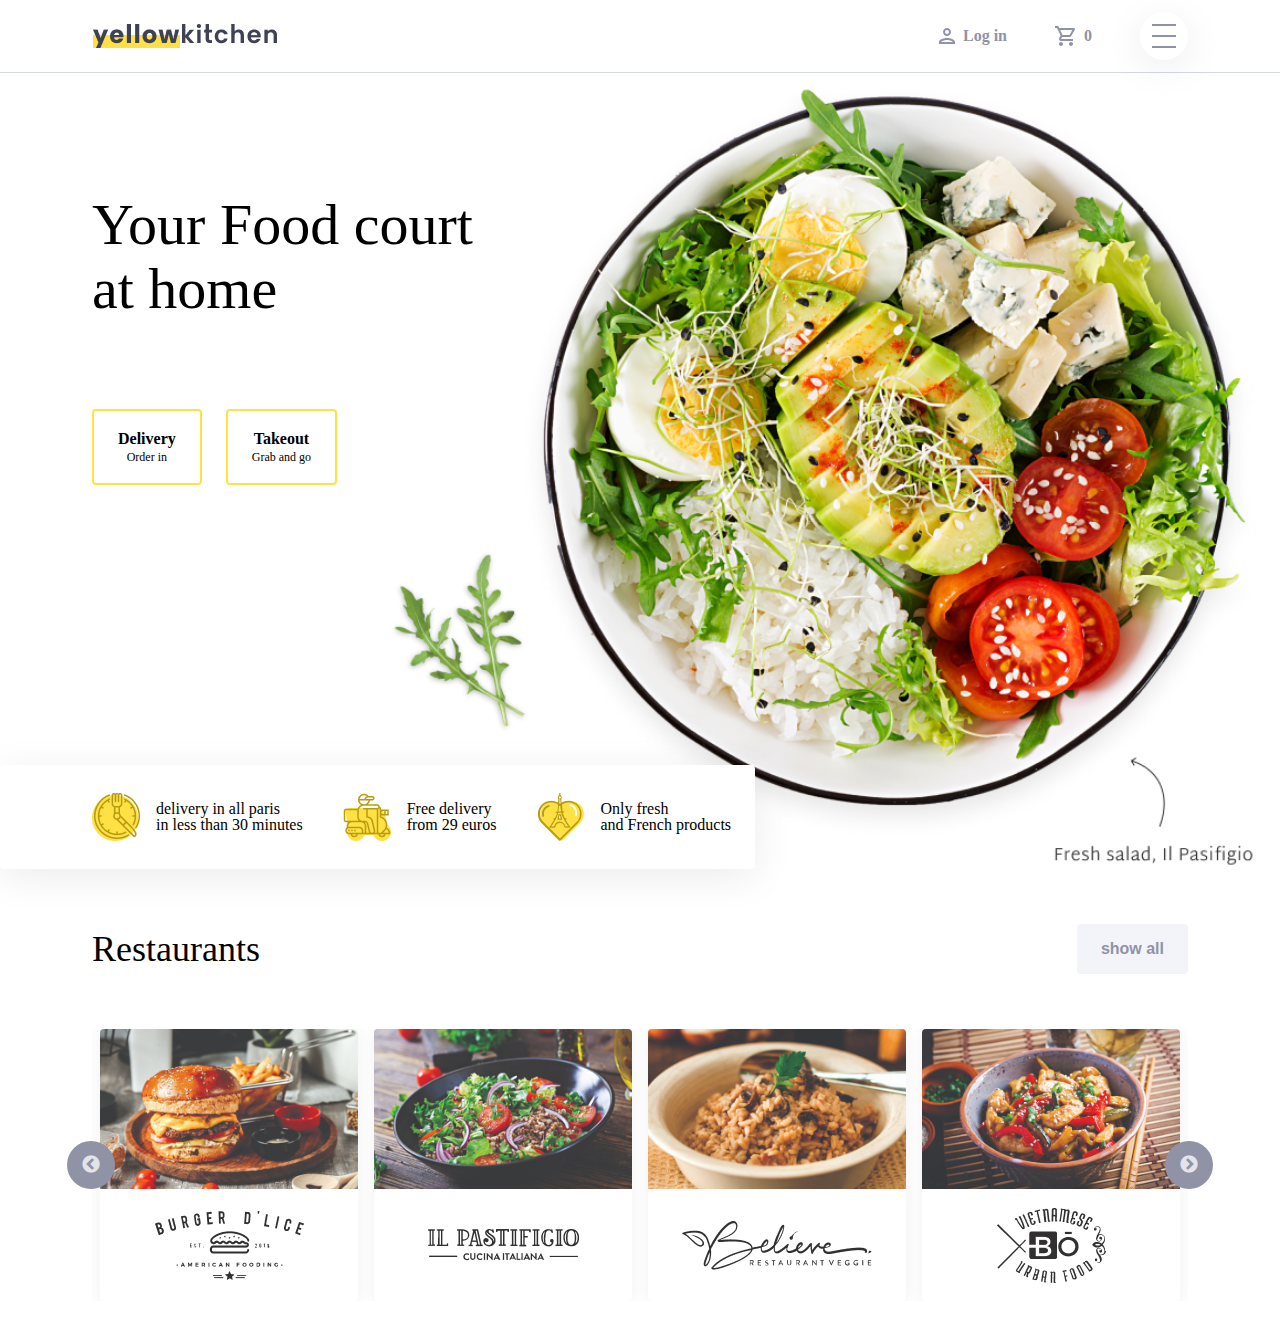
<file: index.html>
<!DOCTYPE html>
<html lang="en">
<head>
    <meta charset="UTF-8">
    <title>Food Delivery</title>
    <link rel="stylesheet" href="css/reset.css">
    <link rel="stylesheet" type="text/css" href="lib/slick/slick.css"/>
    <link rel="stylesheet" type="text/css" href="lib/slick/slick-theme.css"/>

    <link rel="stylesheet" href="css/styles.css">


    <script src="js/jquery-3.6.1.min.js"></script>
    <script type="text/javascript" src="lib/slick/slick.min.js"></script>
</head>
<body>
<div class="header container">
  <img src="img/logo.png">
  <div class="header-actions">
    <div class="header-icon">
      <img src="img/icons/user.svg">
      <div>Log in</div>
    </div>
    <div class="header-icon">
      <img src="img/icons/cart.svg">
      <div>0</div>
    </div>
    <img class="menu-icon" src="img/icons/menu.png">
  </div>
</div>
<div class="main">
    <h1 class="main-title container">Your Food court at home</h1>
    <div class="tags container">
        <div class="tag">
            <div class="tag-name">Delivery</div>
            <div class="tag-details">Order in</div>
        </div>
        <div class="tag">
            <div class="tag-name">Takeout</div>
            <div class="tag-details">Grab and go</div>
        </div>
    </div>
    <div class="info-icons">
        <div class="info-icon">
            <img src="img/icons/time-eat.png">
            <div>delivery in all paris <br>in less than 30 minutes</div>
        </div>
        <div class="info-icon">
            <img src="img/icons/delivery.png">
            <div>Free delivery <br>from 29 euros</div>
        </div>
        <div class="info-icon">
            <img src="img/icons/paris.png">
            <div>Only fresh <br>and French products</div>
        </div>
    </div>
</div>
<div class="restaurants container">
    <div class="section">
        <h2 class="section-title">Restaurants</h2>
        <button class="section-control">show all</button>
    </div>
    <div class="slider">
        <div class="restaurant">
            <img class="restaurant-image" src="img/restaurants/rest1.jpg">
            <div class="restaurant-logo">
                <img src="img/restaurants/rest1_logo.jpg">
            </div>
        </div>
        <div class="restaurant">
            <img class="restaurant-image" src="img/restaurants/rest2.jpg">
            <div class="restaurant-logo">
                <img src="img/restaurants/rest2_logo.jpg">
            </div>
        </div>
        <div class="restaurant">
            <img class="restaurant-image" src="img/restaurants/rest3.jpg">
            <div class="restaurant-logo">
                <img src="img/restaurants/rest3_logo.jpg">
            </div>
        </div>
        <div class="restaurant">
            <img class="restaurant-image" src="img/restaurants/rest4.jpg">
            <div class="restaurant-logo">
                <img src="img/restaurants/rest4_logo.jpg">
            </div>
        </div>
        <div class="restaurant">
            <img class="restaurant-image" src="img/restaurants/rest2.jpg">
            <div class="restaurant-logo">
                <img src="img/restaurants/rest2_logo.jpg">
            </div>
        </div>
    </div>
</div>

<script src="js/script.js"></script>
</body>
</html>
</file>
<file: css/styles.css>
.container {
    padding-left: 92px;
    padding-right: 92px;
}

.header {
    display: flex;
    align-items: center;
    justify-content: space-between;
    border-bottom: 1px solid #D4D7E6;
    height: 72px;
}

.header-actions {
    display: flex;
    gap: 48px;
}

.header-icon {
    display: flex;
    align-items: center;
    gap: 8px;
    color: #9093A6;
    line-height: 20px;
    font-size: 16px;
    font-weight: 700;
}

.menu-icon {
    box-shadow: 0px 8px 40px rgba(0, 0, 0, 0.08);
    border-radius: 50%;
}

.main {
    background-image: url("../img/background/background.png");
    background-repeat: no-repeat;
    background-size: contain;
    background-position: right;
}

.main-title {
    max-width: 400px;
    padding-top: 120px;
    font-size: 58px;
    line-height: 64px;
}

.tags {
    margin-top: 88px;
    display: flex;
    gap: 24px;
}

.tag {
    padding: 18px 24px;
    border: 2px solid #FFE145;
    border-radius: 4px;
    text-align: center;
}

.tag-name {
    font-weight: 700;
    font-size: 16px;
    line-height: 20px;
}

.tag-details {
    font-size: 12px;
    line-height: 16px;
}

.info-icons {
    margin-top: 280px;
    padding: 28px 24px 28px 92px;
    display: inline-flex;
    gap: 40px;
    box-shadow: 0px 8px 40px rgba(0, 0, 0, 0.08);
    border-radius: 4px;
    background: white;
}

.info-icon {
    display: flex;
    gap: 16px;
    align-items: center;
}

.restaurants {
    margin-top: 48px;
    margin-bottom: 30px;
}

.section {
    display: flex;
    justify-content: space-between;
    align-items: center;
    margin-bottom: 48px;
}

.section-title {
    font-size: 36px;
    line-height: 64px;
}

.section-control {
    padding: 16px 24px;
    background: #F2F4FA;
    border-radius: 4px;
    font-weight: 700;
    font-size: 16px;
    color: #9093A6;
    border: none;
    cursor: pointer;
    transition: background-color 0.4s;
}

.section-control:hover {
    background: #c8c8c8;
}

.slider {
    display: flex;
}

.restaurant {
    /*max-width: 25%;*/
    box-shadow: 0px 2px 16px rgba(60, 62, 74, 0.08);
    border-radius: 4px;
    overflow: hidden;
    margin: 0 8px;
}

.restaurant-image {
    width: 100%;
}

.restaurant-logo {
    height: 112px;
    display: flex;
    align-items: center;
    justify-content: center;
}

.slick-arrow {
    width: 48px;
    height: 48px;
    background-color: #9093A6 !important;
    border-radius: 50%;
    z-index: 1;
}
</file>
